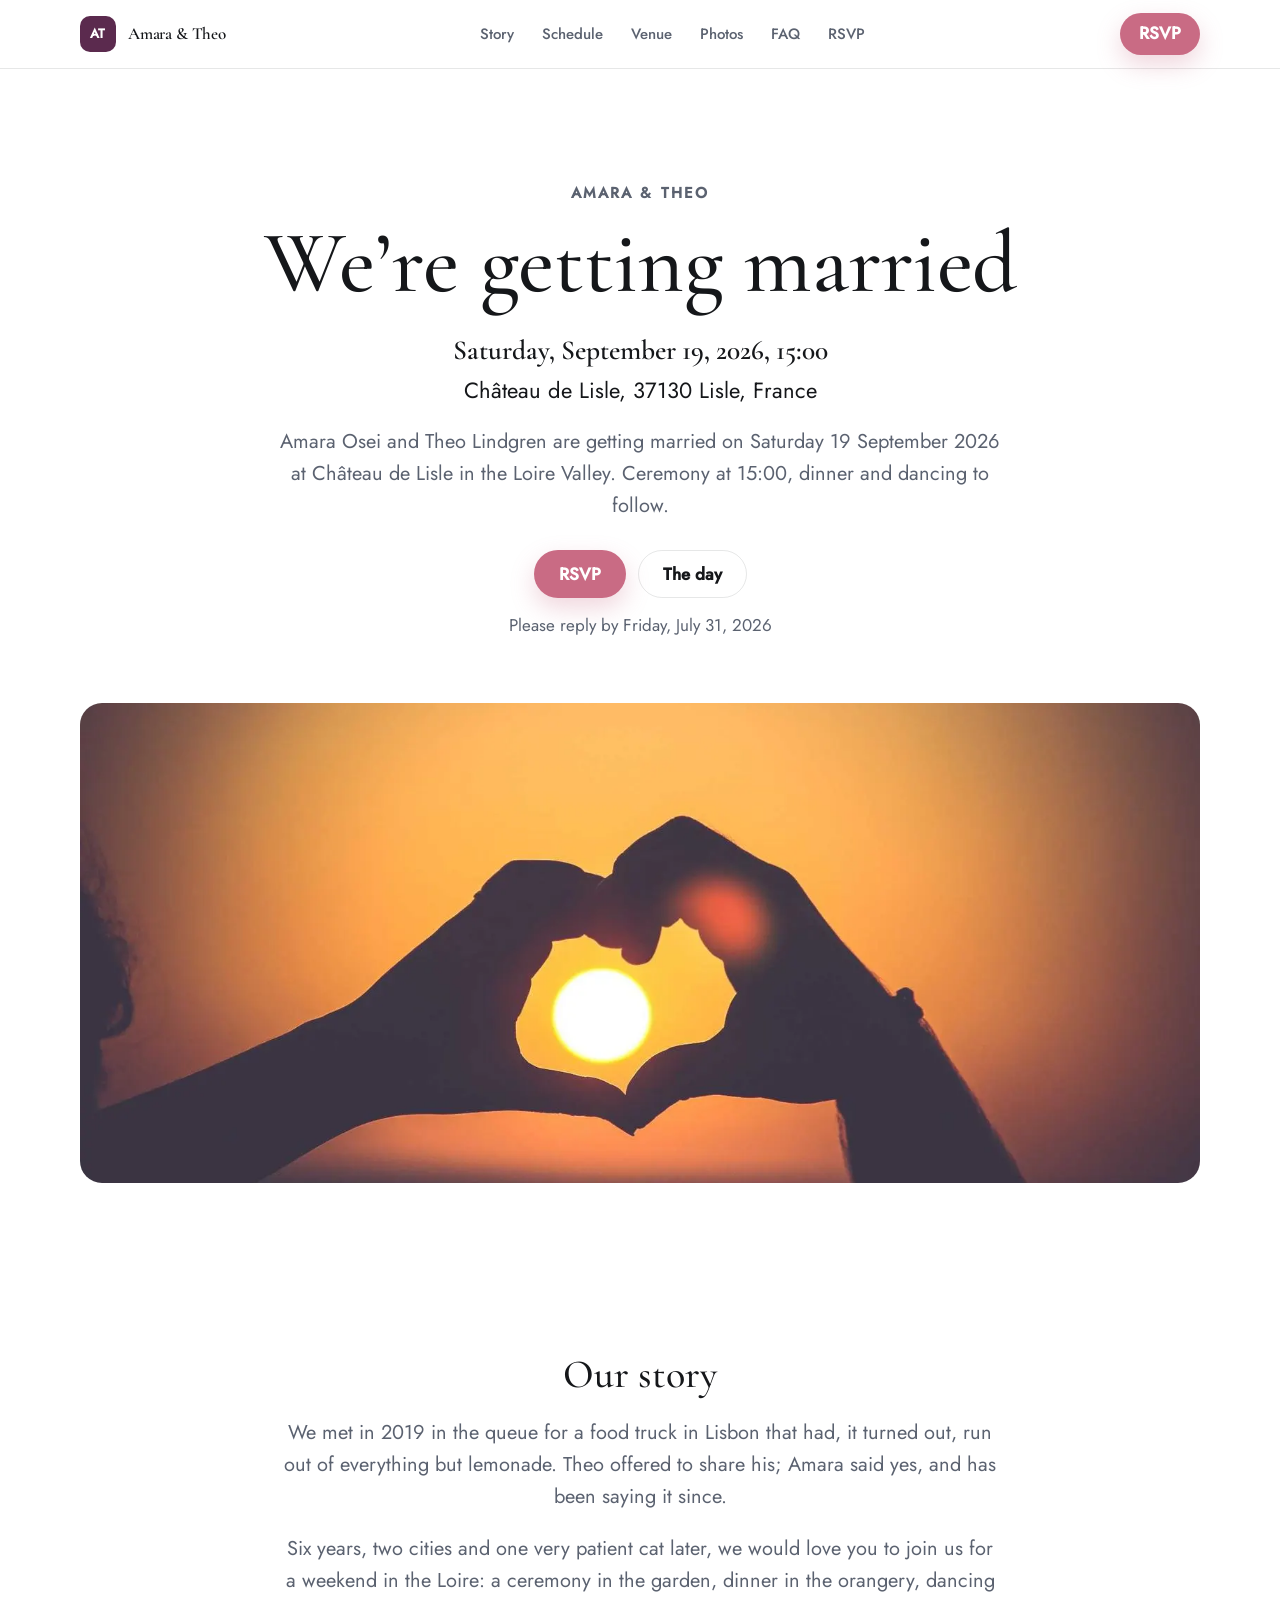
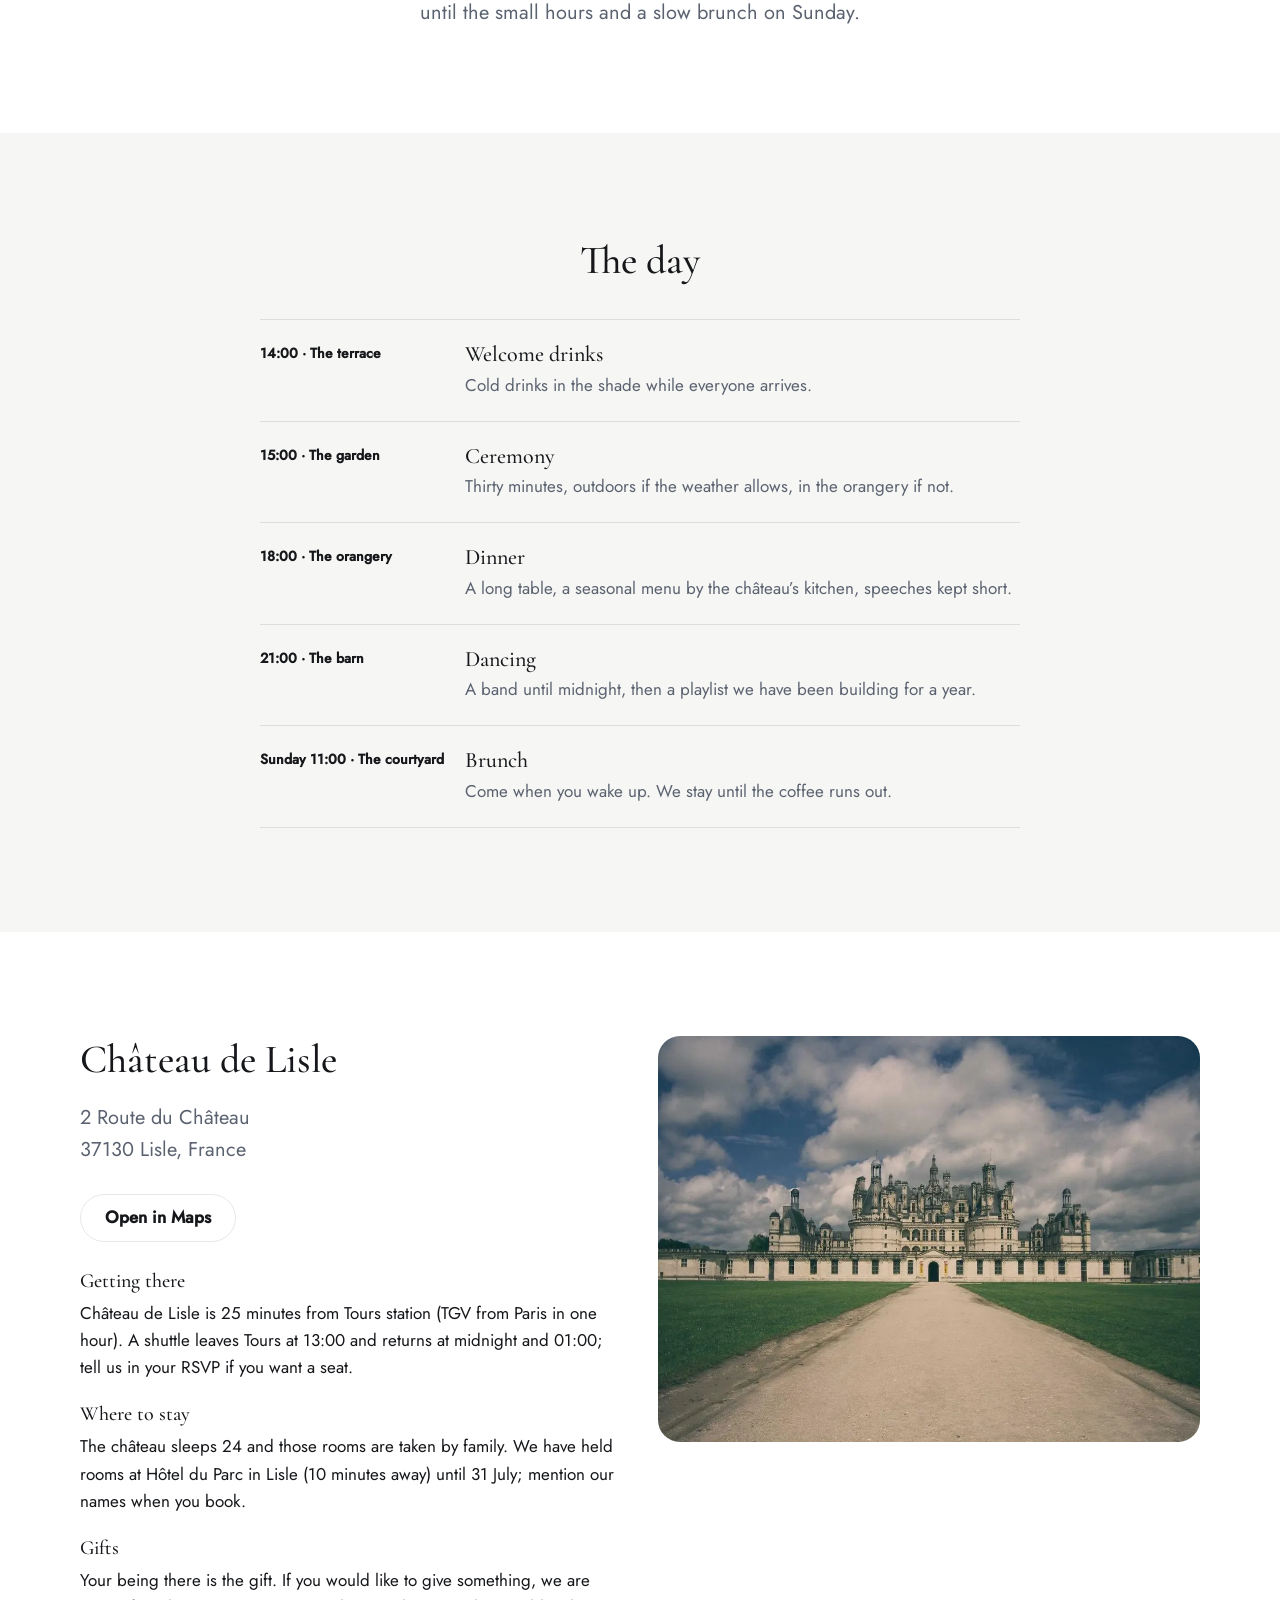
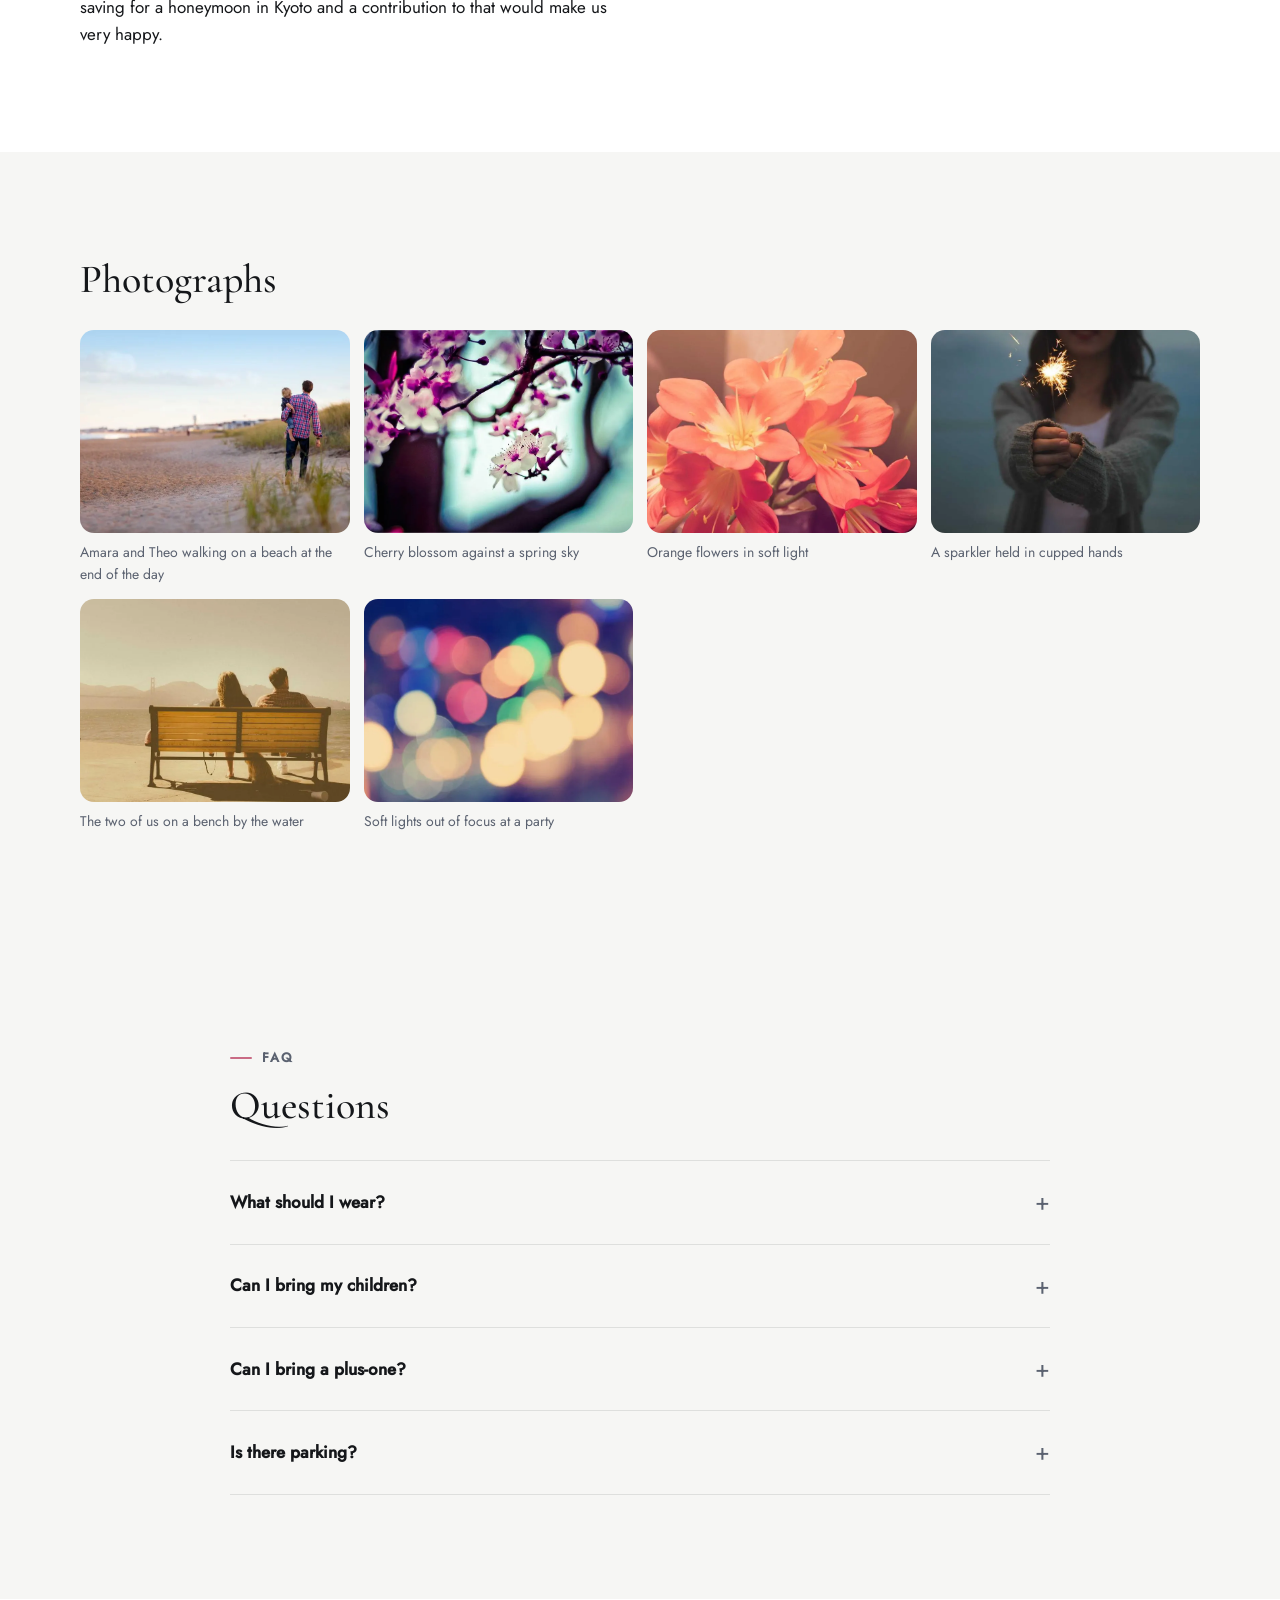
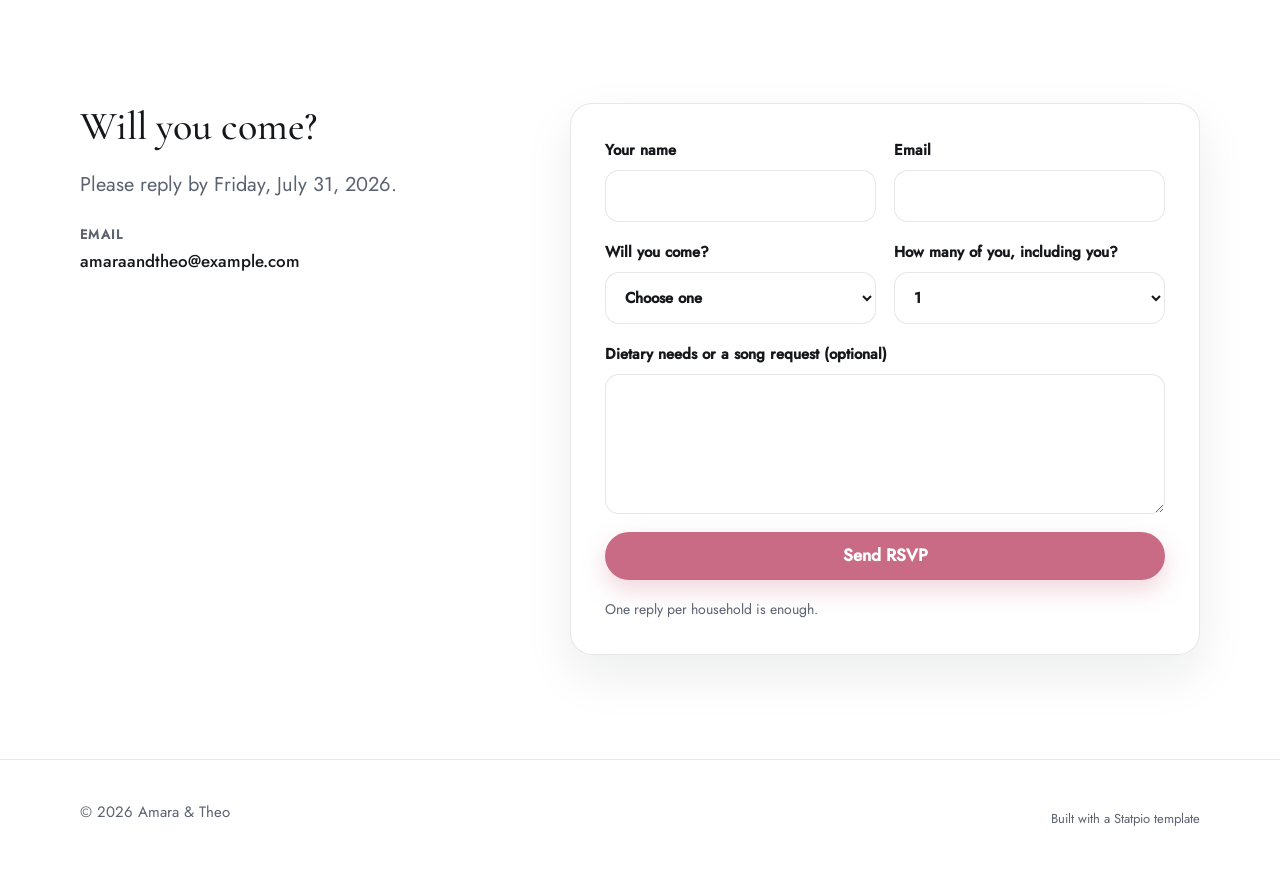
<file: index.html>
<!doctype html>
<html lang="en">
<head>
<meta charset="utf-8">
<meta name="viewport" content="width=device-width, initial-scale=1">
<title>Amara &amp; Theo, 19 September 2026, Château de Lisle</title>
<meta name="description" content="Amara Osei and Theo Lindgren are getting married on Saturday 19 September 2026 at Château de Lisle in the Loire Valley. Ceremony at 15:00, dinner and dancing to follow.">
<meta property="og:type" content="website">
<meta property="og:site_name" content="Amara &amp; Theo">
<meta property="og:title" content="Amara &amp; Theo, 19 September 2026, Château de Lisle">
<meta property="og:description" content="Amara Osei and Theo Lindgren are getting married on Saturday 19 September 2026 at Château de Lisle in the Loire Valley. Ceremony at 15:00, dinner and dancing to follow.">
<meta name="twitter:card" content="summary">
<meta name="theme-color" content="#5b2a4e">
<link rel="preload" href="fonts/cormorant-garamond-500-latin.woff2" as="font" type="font/woff2" crossorigin>
<link rel="preload" href="fonts/jost-400-latin.woff2" as="font" type="font/woff2" crossorigin>
<link rel="icon" href="favicon.svg" type="image/svg+xml">
<link rel="manifest" href="site.webmanifest">
<link rel="stylesheet" href="styles.css">
<script type="application/ld+json">{"@context":"https://schema.org","@graph":[{"@type":"Event","name":"Amara & Theo: We’re getting married","description":"Amara Osei and Theo Lindgren are getting married on Saturday 19 September 2026 at Château de Lisle in the Loire Valley. Ceremony at 15:00, dinner and dancing to follow.","startDate":"2026-09-19T15:00:00","endDate":"2026-09-20","eventAttendanceMode":"https://schema.org/OfflineEventAttendanceMode","eventStatus":"https://schema.org/EventScheduled","location":{"@type":"Place","name":"Château de Lisle","address":"2 Route du Château, 37130 Lisle, France","hasMap":"https://maps.google.com/?q=Chateau+de+Lisle+Loire"},"organizer":{"@type":"Person","name":"Amara & Theo","email":"amaraandtheo@example.com"},"subEvent":[{"@type":"Event","name":"Welcome drinks","description":"Cold drinks in the shade while everyone arrives.","startDate":"2026-09-19T14:00:00"},{"@type":"Event","name":"Ceremony","description":"Thirty minutes, outdoors if the weather allows, in the orangery if not.","startDate":"2026-09-19T15:00:00"},{"@type":"Event","name":"Dinner","description":"A long table, a seasonal menu by the château’s kitchen, speeches kept short.","startDate":"2026-09-19T18:00:00"},{"@type":"Event","name":"Dancing","description":"A band until midnight, then a playlist we have been building for a year.","startDate":"2026-09-19T21:00:00"},{"@type":"Event","name":"Brunch","description":"Come when you wake up. We stay until the coffee runs out.","startDate":"2026-09-20T11:00:00"}]},{"@type":"FAQPage","mainEntity":[{"@type":"Question","name":"What should I wear?","acceptedAnswer":{"@type":"Answer","text":"Garden formal: suits and summer dresses, and shoes you can stand on grass in. September evenings in the Loire are cool, so bring a layer."}},{"@type":"Question","name":"Can I bring my children?","acceptedAnswer":{"@type":"Answer","text":"We love your children and we are keeping the day for grown-ups, with one exception for babies under one. Hôtel du Parc can recommend sitters."}},{"@type":"Question","name":"Can I bring a plus-one?","acceptedAnswer":{"@type":"Answer","text":"If your invitation names a guest, yes. If it does not, we are sorry: the orangery has exactly as many chairs as we have friends."}},{"@type":"Question","name":"Is there parking?","acceptedAnswer":{"@type":"Answer","text":"Yes, free, in the field by the gate. The shuttle from Tours is easier if you plan to dance."}}]}]}</script>
</head>
<body id="top">
<a class="skip" href="#main">Skip to content</a>
<header class="top"><div class="wrap">
<a class="brand" href="#top" aria-label="Amara &amp; Theo, home"><span class="mark" aria-hidden="true">AT</span><span>Amara &amp; Theo</span></a>
<nav aria-label="Sections"><a href="#story">Story</a><a href="#schedule">Schedule</a><a href="#venue">Venue</a><a href="#photos">Photos</a><a href="#faq">FAQ</a><a href="#contact">RSVP</a></nav>
<a class="btn btn-primary cta" href="#contact">RSVP</a>
</div></header>
<main id="main">
<section class="hero" aria-labelledby="hero-title"><div class="wrap inner"><p class="names">Amara &amp; Theo</p><h1 id="hero-title">We’re getting married</h1><p class="when"><strong>Saturday, September 19, 2026, 15:00</strong>Château de Lisle, 37130 Lisle, France</p><p class="lead">Amara Osei and Theo Lindgren are getting married on Saturday 19 September 2026 at Château de Lisle in the Loire Valley. Ceremony at 15:00, dinner and dancing to follow.</p><div class="btn-row"><a class="btn btn-primary" href="#contact">RSVP</a><a class="btn btn-ghost" href="#schedule">The day</a></div><p class="rsvp-note">Please reply by Friday, July 31, 2026</p><div class="media"><img src="images/hero.webp" alt="Two hands making a heart shape against the sunset" width="1600" height="1067" fetchpriority="high"></div></div></section>
<section id="story" class="story" aria-labelledby="story-title"><div class="wrap"><h2 id="story-title">Our story</h2><p class="lead">We met in 2019 in the queue for a food truck in Lisbon that had, it turned out, run out of everything but lemonade. Theo offered to share his; Amara said yes, and has been saying it since.</p>
<p class="lead">Six years, two cities and one very patient cat later, we would love you to join us for a weekend in the Loire: a ceremony in the garden, dinner in the orangery, dancing until the small hours and a slow brunch on Sunday.</p></div></section>
<section id="schedule" class="soft" aria-labelledby="schedule-title"><div class="wrap" style="text-align:center"><h2 id="schedule-title">The day</h2><ol class="schedule" style="text-align:left"><li><p class="meta">14:00 · The terrace</p><div><h3>Welcome drinks</h3><p>Cold drinks in the shade while everyone arrives.</p></div></li><li><p class="meta">15:00 · The garden</p><div><h3>Ceremony</h3><p>Thirty minutes, outdoors if the weather allows, in the orangery if not.</p></div></li><li><p class="meta">18:00 · The orangery</p><div><h3>Dinner</h3><p>A long table, a seasonal menu by the château’s kitchen, speeches kept short.</p></div></li><li><p class="meta">21:00 · The barn</p><div><h3>Dancing</h3><p>A band until midnight, then a playlist we have been building for a year.</p></div></li><li><p class="meta">Sunday 11:00 · The courtyard</p><div><h3>Brunch</h3><p>Come when you wake up. We stay until the coffee runs out.</p></div></li></ol></div></section>
<section id="venue" aria-labelledby="venue-title"><div class="wrap venue-grid"><div><h2 id="venue-title">Château de Lisle</h2><address class="lead">2 Route du Château<br>37130 Lisle, France</address><div class="btn-row"><a class="btn btn-ghost" href="https://maps.google.com/?q=Chateau+de+Lisle+Loire" rel="noopener" target="_blank">Open in Maps</a></div><div class="notes"><div><h3>Getting there</h3><p>Château de Lisle is 25 minutes from Tours station (TGV from Paris in one hour). A shuttle leaves Tours at 13:00 and returns at midnight and 01:00; tell us in your RSVP if you want a seat.</p></div><div><h3>Where to stay</h3><p>The château sleeps 24 and those rooms are taken by family. We have held rooms at Hôtel du Parc in Lisle (10 minutes away) until 31 July; mention our names when you book.</p></div><div><h3>Gifts</h3><p>Your being there is the gift. If you would like to give something, we are saving for a honeymoon in Kyoto and a contribution to that would make us very happy.</p></div></div></div><div><img src="images/venue.webp" alt="The château and its gardens from the long drive" width="1200" height="800" loading="lazy" decoding="async"></div></div></section>
<section id="photos" class="photos soft" aria-labelledby="photos-title"><div class="wrap"><h2 id="photos-title">Photographs</h2><div style="margin-top:28px"><div class="gallery"><figure><img src="images/moment-1.webp" alt="Amara and Theo walking on a beach at the end of the day" width="900" height="600" loading="lazy" decoding="async"><figcaption>Amara and Theo walking on a beach at the end of the day</figcaption></figure><figure><img src="images/moment-2.webp" alt="Cherry blossom against a spring sky" width="900" height="598" loading="lazy" decoding="async"><figcaption>Cherry blossom against a spring sky</figcaption></figure><figure><img src="images/moment-3.webp" alt="Orange flowers in soft light" width="900" height="598" loading="lazy" decoding="async"><figcaption>Orange flowers in soft light</figcaption></figure><figure><img src="images/moment-4.webp" alt="A sparkler held in cupped hands" width="900" height="600" loading="lazy" decoding="async"><figcaption>A sparkler held in cupped hands</figcaption></figure><figure><img src="images/moment-5.webp" alt="The two of us on a bench by the water" width="900" height="596" loading="lazy" decoding="async"><figcaption>The two of us on a bench by the water</figcaption></figure><figure><img src="images/moment-6.webp" alt="Soft lights out of focus at a party" width="900" height="600" loading="lazy" decoding="async"><figcaption>Soft lights out of focus at a party</figcaption></figure></div></div></div></section>
<section id="faq" class="soft" aria-labelledby="faq-title"><div class="wrap" style="max-width:820px">
<p class="eyebrow">FAQ</p><h2 id="faq-title">Questions</h2>
<div class="faq" style="margin-top:32px"><details><summary>What should I wear?</summary><p>Garden formal: suits and summer dresses, and shoes you can stand on grass in. September evenings in the Loire are cool, so bring a layer.</p></details><details><summary>Can I bring my children?</summary><p>We love your children and we are keeping the day for grown-ups, with one exception for babies under one. Hôtel du Parc can recommend sitters.</p></details><details><summary>Can I bring a plus-one?</summary><p>If your invitation names a guest, yes. If it does not, we are sorry: the orangery has exactly as many chairs as we have friends.</p></details><details><summary>Is there parking?</summary><p>Yes, free, in the field by the gate. The shuttle from Tours is easier if you plan to dance.</p></details></div>
</div></section>
<section id="contact" aria-labelledby="contact-title"><div class="wrap contact-grid">
<div><h2 id="contact-title">Will you come?</h2><p class="lead">Please reply by Friday, July 31, 2026.</p><ul class="contact-list"><li><span>Email</span><a href="mailto:amaraandtheo@example.com">amaraandtheo@example.com</a></li></ul></div>
<div><form class="lead-form" method="POST" aria-label="Will you come?">
<div class="row"><label>Your name<input type="text" name="name" required autocomplete="name"></label><label>Email<input type="email" name="email" required autocomplete="email"></label></div><div class="row"><label>Will you come?<select name="attending" required><option value="">Choose one</option><option>Yes, with pleasure</option><option>Sadly not</option></select></label><label>How many of you, including you?<select name="guests"><option>1</option><option>2</option><option>3</option><option>4</option><option>5 or more</option></select></label></div><label>Dietary needs or a song request (optional)<textarea name="notes"></textarea></label>
<button class="btn btn-primary" type="submit">Send RSVP</button>
<p class="form-note">One reply per household is enough.</p>
</form></div>
</div></section>
</main>
<footer class="footer"><div class="wrap">
<p>© 2026 Amara &amp; Theo</p>
<p class="credit"><a href="https://statpio.com/templates" rel="noopener">Built with a Statpio template</a></p>
</div></footer>
</body>
</html>
</file>
<file: styles.css>
@font-face{font-family:"Cormorant Garamond";font-style:italic;font-weight:500;font-display:swap;src:url("fonts/cormorant-garamond-500-italic-latin-ext.woff2") format("woff2");unicode-range:U+0100-02BA, U+02BD-02C5, U+02C7-02CC, U+02CE-02D7, U+02DD-02FF, U+0304, U+0308, U+0329, U+1D00-1DBF, U+1E00-1E9F, U+1EF2-1EFF, U+2020, U+20A0-20AB, U+20AD-20C4, U+2113, U+2C60-2C7F, U+A720-A7FF}
@font-face{font-family:"Cormorant Garamond";font-style:italic;font-weight:500;font-display:swap;src:url("fonts/cormorant-garamond-500-italic-latin.woff2") format("woff2");unicode-range:U+0000-00FF, U+0131, U+0152-0153, U+02BB-02BC, U+02C6, U+02DA, U+02DC, U+0304, U+0308, U+0329, U+2000-206F, U+20AC, U+2122, U+2191, U+2193, U+2212, U+2215, U+FEFF, U+FFFD}
@font-face{font-family:"Cormorant Garamond";font-style:italic;font-weight:600;font-display:swap;src:url("fonts/cormorant-garamond-600-italic-latin-ext.woff2") format("woff2");unicode-range:U+0100-02BA, U+02BD-02C5, U+02C7-02CC, U+02CE-02D7, U+02DD-02FF, U+0304, U+0308, U+0329, U+1D00-1DBF, U+1E00-1E9F, U+1EF2-1EFF, U+2020, U+20A0-20AB, U+20AD-20C4, U+2113, U+2C60-2C7F, U+A720-A7FF}
@font-face{font-family:"Cormorant Garamond";font-style:italic;font-weight:600;font-display:swap;src:url("fonts/cormorant-garamond-600-italic-latin.woff2") format("woff2");unicode-range:U+0000-00FF, U+0131, U+0152-0153, U+02BB-02BC, U+02C6, U+02DA, U+02DC, U+0304, U+0308, U+0329, U+2000-206F, U+20AC, U+2122, U+2191, U+2193, U+2212, U+2215, U+FEFF, U+FFFD}
@font-face{font-family:"Cormorant Garamond";font-style:normal;font-weight:500;font-display:swap;src:url("fonts/cormorant-garamond-500-latin-ext.woff2") format("woff2");unicode-range:U+0100-02BA, U+02BD-02C5, U+02C7-02CC, U+02CE-02D7, U+02DD-02FF, U+0304, U+0308, U+0329, U+1D00-1DBF, U+1E00-1E9F, U+1EF2-1EFF, U+2020, U+20A0-20AB, U+20AD-20C4, U+2113, U+2C60-2C7F, U+A720-A7FF}
@font-face{font-family:"Cormorant Garamond";font-style:normal;font-weight:500;font-display:swap;src:url("fonts/cormorant-garamond-500-latin.woff2") format("woff2");unicode-range:U+0000-00FF, U+0131, U+0152-0153, U+02BB-02BC, U+02C6, U+02DA, U+02DC, U+0304, U+0308, U+0329, U+2000-206F, U+20AC, U+2122, U+2191, U+2193, U+2212, U+2215, U+FEFF, U+FFFD}
@font-face{font-family:"Cormorant Garamond";font-style:normal;font-weight:600;font-display:swap;src:url("fonts/cormorant-garamond-600-latin-ext.woff2") format("woff2");unicode-range:U+0100-02BA, U+02BD-02C5, U+02C7-02CC, U+02CE-02D7, U+02DD-02FF, U+0304, U+0308, U+0329, U+1D00-1DBF, U+1E00-1E9F, U+1EF2-1EFF, U+2020, U+20A0-20AB, U+20AD-20C4, U+2113, U+2C60-2C7F, U+A720-A7FF}
@font-face{font-family:"Cormorant Garamond";font-style:normal;font-weight:600;font-display:swap;src:url("fonts/cormorant-garamond-600-latin.woff2") format("woff2");unicode-range:U+0000-00FF, U+0131, U+0152-0153, U+02BB-02BC, U+02C6, U+02DA, U+02DC, U+0304, U+0308, U+0329, U+2000-206F, U+20AC, U+2122, U+2191, U+2193, U+2212, U+2215, U+FEFF, U+FFFD}
@font-face{font-family:"Jost";font-style:normal;font-weight:400;font-display:swap;src:url("fonts/jost-400-latin-ext.woff2") format("woff2");unicode-range:U+0100-02BA, U+02BD-02C5, U+02C7-02CC, U+02CE-02D7, U+02DD-02FF, U+0304, U+0308, U+0329, U+1D00-1DBF, U+1E00-1E9F, U+1EF2-1EFF, U+2020, U+20A0-20AB, U+20AD-20C4, U+2113, U+2C60-2C7F, U+A720-A7FF}
@font-face{font-family:"Jost";font-style:normal;font-weight:400;font-display:swap;src:url("fonts/jost-400-latin.woff2") format("woff2");unicode-range:U+0000-00FF, U+0131, U+0152-0153, U+02BB-02BC, U+02C6, U+02DA, U+02DC, U+0304, U+0308, U+0329, U+2000-206F, U+20AC, U+2122, U+2191, U+2193, U+2212, U+2215, U+FEFF, U+FFFD}
@font-face{font-family:"Jost";font-style:normal;font-weight:500;font-display:swap;src:url("fonts/jost-500-latin-ext.woff2") format("woff2");unicode-range:U+0100-02BA, U+02BD-02C5, U+02C7-02CC, U+02CE-02D7, U+02DD-02FF, U+0304, U+0308, U+0329, U+1D00-1DBF, U+1E00-1E9F, U+1EF2-1EFF, U+2020, U+20A0-20AB, U+20AD-20C4, U+2113, U+2C60-2C7F, U+A720-A7FF}
@font-face{font-family:"Jost";font-style:normal;font-weight:500;font-display:swap;src:url("fonts/jost-500-latin.woff2") format("woff2");unicode-range:U+0000-00FF, U+0131, U+0152-0153, U+02BB-02BC, U+02C6, U+02DA, U+02DC, U+0304, U+0308, U+0329, U+2000-206F, U+20AC, U+2122, U+2191, U+2193, U+2212, U+2215, U+FEFF, U+FFFD}
:root{--display:"Cormorant Garamond",var(--serif);--text:"Jost",var(--sans);--primary:#5b2a4e;--primary-rgb:91 42 78;--on-primary:#ffffff;--accent:#c96b84;--accent-rgb:201 107 132;--on-accent:#ffffff;
--bg:#ffffff;--bg-soft:#f6f6f4;--card:#ffffff;--ink:#15171a;--muted:#5b6270;--line:rgba(17,23,26,.1);--shadow:0 20px 50px rgba(17,23,26,.08);
--radius:18px;--radius-sm:12px;--wrap:1120px;--sans:ui-sans-serif,system-ui,-apple-system,"Segoe UI",Roboto,"Helvetica Neue",Arial,sans-serif;--serif:ui-serif,Georgia,"Iowan Old Style","Palatino Linotype","Book Antiqua",Palatino,"Times New Roman",serif;--mono:ui-monospace,SFMono-Regular,Menlo,Consolas,monospace;color-scheme:light}
*,*::before,*::after{box-sizing:border-box}
html{scroll-behavior:smooth;-webkit-text-size-adjust:100%}
@media(prefers-reduced-motion:reduce){html{scroll-behavior:auto}*{transition:none!important;animation:none!important}}
body{margin:0;font-family:var(--text);font-size:1.0625rem;line-height:1.6;color:var(--ink);background:var(--bg);-webkit-font-smoothing:antialiased}
img,svg{max-width:100%;height:auto;display:block}
a{color:inherit}
h1,h2,h3,h4{margin:0;font-family:var(--display);line-height:1.15;letter-spacing:-.015em;text-wrap:balance;overflow-wrap:break-word}
p{margin:0 0 1em}p:last-child{margin-bottom:0}
.skip{position:absolute;left:-999px;top:8px;background:var(--ink);color:var(--bg);padding:10px 14px;border-radius:8px;z-index:100}
.skip:focus{left:8px}
:focus-visible{outline:3px solid var(--accent);outline-offset:3px;border-radius:4px}
.wrap{width:min(var(--wrap),100% - 40px);margin-inline:auto}
section{padding:clamp(56px,9vw,104px) 0}
section.soft{background:var(--bg-soft)}
.eyebrow{display:inline-flex;align-items:center;gap:10px;font-size:.8125rem;font-weight:600;letter-spacing:.14em;text-transform:uppercase;color:var(--muted);margin:0 0 14px}
.eyebrow::before{content:"";width:22px;height:2px;background:var(--accent);border-radius:2px}
h2{font-size:clamp(1.75rem,3.6vw,2.5rem);margin-bottom:.5em}
h3{font-size:1.1875rem;margin-bottom:.35em}
.lead{font-size:clamp(1.0625rem,1.6vw,1.25rem);color:var(--muted);max-width:60ch}
.grid{display:grid;gap:22px}
.grid-2{grid-template-columns:repeat(auto-fit,minmax(min(100%,300px),1fr))}
.grid-3{grid-template-columns:repeat(auto-fit,minmax(min(100%,320px),1fr))}
.card{background:var(--card);border:1px solid var(--line);border-radius:var(--radius);padding:24px;box-shadow:0 1px 0 var(--line)}
.card img{border-radius:var(--radius-sm);width:100%;aspect-ratio:4/3;object-fit:cover;margin-bottom:16px}
.card p{color:var(--muted)}
.card-link{text-decoration:none;color:inherit;display:block}
.card-link:hover{border-color:var(--ink)}
.meta{display:block;font-size:.875rem;color:var(--muted);margin-top:4px}
.btn{display:inline-flex;align-items:center;justify-content:center;gap:10px;min-height:48px;padding:0 24px;border-radius:999px;border:1px solid transparent;font:inherit;font-weight:600;text-decoration:none;cursor:pointer;transition:transform .15s ease,box-shadow .15s ease,background .15s ease}
.btn:hover{transform:translateY(-1px)}
.btn-primary{background:var(--accent);color:var(--on-accent);box-shadow:0 10px 24px rgb(var(--accent-rgb)/.28)}
.btn-ghost{background:transparent;color:var(--ink);border-color:var(--line)}
.btn-ghost:hover{border-color:var(--ink)}
.btn-row{display:flex;flex-wrap:wrap;gap:12px;margin-top:28px}
.top{position:sticky;top:0;z-index:20;background:rgb(255 255 255/.86);backdrop-filter:saturate(1.4) blur(10px);border-bottom:1px solid var(--line)}
.top .wrap{display:flex;align-items:center;justify-content:space-between;gap:20px;min-height:68px}
.brand{display:inline-flex;align-items:center;gap:12px;font-weight:700;text-decoration:none;letter-spacing:-.01em;white-space:nowrap}
.brand span:last-child{font-family:var(--display)}
.brand .mark{width:36px;height:36px;border-radius:10px;background:var(--primary);color:var(--on-primary);display:grid;place-items:center;font-size:.8125rem;font-weight:800;letter-spacing:.02em}
.brand{flex-shrink:0}
.top nav{display:flex;flex:1 1 0;min-width:0;gap:4px;overflow-x:auto;scrollbar-width:none;-webkit-overflow-scrolling:touch;mask-image:linear-gradient(90deg,transparent,#000 18px,#000 calc(100% - 18px),transparent)}
.top nav::-webkit-scrollbar{display:none}
.top nav a{padding:10px 12px;border-radius:999px;text-decoration:none;font-size:.9375rem;font-weight:500;color:var(--muted);white-space:nowrap}
.top nav a:hover{color:var(--ink);background:var(--bg-soft)}
.top .cta{display:none}
@media(min-width:900px){.top .cta{display:inline-flex;min-height:42px;padding:0 18px}.top nav{mask-image:none;flex:0 1 auto;justify-content:flex-end}}
.stats{display:grid;grid-template-columns:repeat(auto-fit,minmax(140px,1fr));gap:18px;margin-top:36px}
.stats div{border-top:2px solid var(--accent);padding-top:14px}
.stats strong{display:block;font-size:clamp(1.75rem,3vw,2.25rem);letter-spacing:-.02em;line-height:1}
.stats span{display:block;color:var(--muted);font-size:.9375rem;margin-top:6px}
.tags{display:flex;flex-wrap:wrap;gap:10px;margin:0;padding:0;list-style:none}
.tags li{padding:8px 14px;border-radius:999px;background:var(--bg-soft);border:1px solid var(--line);font-size:.9375rem}
.quote{background:var(--card);border:1px solid var(--line);border-radius:var(--radius);padding:28px;margin:0;display:flex;flex-direction:column;gap:18px}
.quote p{font-size:1.0625rem;line-height:1.55}
.quote p::before{content:"\201C";color:var(--accent);font-size:2.5rem;line-height:0;vertical-align:-.45em;margin-right:4px;font-family:var(--display)}
.quote footer{font-size:.9375rem;color:var(--muted)}
.quote footer strong{color:var(--ink);display:block}
.faq details{border-top:1px solid var(--line);padding:6px 0}
.faq details:last-child{border-bottom:1px solid var(--line)}
.faq summary{cursor:pointer;list-style:none;display:flex;justify-content:space-between;align-items:center;gap:20px;padding:16px 0;font-weight:600;font-size:1.0625rem}
.faq summary::-webkit-details-marker{display:none}
.faq summary::after{content:"+";font-size:1.5rem;font-weight:400;color:var(--muted);transition:transform .2s}
.faq details[open] summary::after{transform:rotate(45deg)}
.faq details p{color:var(--muted);padding-bottom:16px}
.facts{display:grid;grid-template-columns:repeat(auto-fit,minmax(min(100%,220px),1fr));gap:18px;margin:0}
.facts div{background:var(--card);border:1px solid var(--line);border-radius:var(--radius-sm);padding:18px 20px}
.facts dt{font-size:.8125rem;text-transform:uppercase;letter-spacing:.1em;color:var(--muted);font-weight:600;margin-bottom:6px}
.facts dd{margin:0;font-weight:500}
.facts dd a{color:inherit;text-decoration:none}.facts dd a:hover{text-decoration:underline}
.hours{list-style:none;margin:0;padding:0}
.hours li{display:flex;justify-content:space-between;gap:16px;padding:10px 0;border-bottom:1px solid var(--line)}
.hours li:last-child{border-bottom:0}
address{font-style:normal}
.contact-grid{display:grid;gap:40px;align-items:start}
@media(min-width:900px){.contact-grid{grid-template-columns:minmax(0,5fr) minmax(0,7fr)}}
.contact-list{list-style:none;margin:24px 0 0;padding:0;display:grid;gap:14px}
.contact-list a{color:var(--ink);text-decoration:none;font-weight:500}.contact-list a:hover{text-decoration:underline}
.contact-list span{display:block;font-size:.8125rem;text-transform:uppercase;letter-spacing:.1em;color:var(--muted);font-weight:600;margin-bottom:2px}
form.lead-form{background:var(--card);border:1px solid var(--line);border-radius:var(--radius);padding:clamp(22px,4vw,34px);display:grid;gap:18px;box-shadow:var(--shadow)}
form.lead-form .row{display:grid;gap:18px}
@media(min-width:640px){form.lead-form .row{grid-template-columns:1fr 1fr}}
label{display:grid;gap:8px;font-weight:600;font-size:.9375rem}
input,textarea,select{font:inherit;color:var(--ink);background:var(--bg);padding:13px 15px;border:1px solid var(--line);border-radius:var(--radius-sm);width:100%;min-height:50px}
input:focus,textarea:focus,select:focus{outline:2px solid var(--primary);outline-offset:1px;border-color:transparent}
textarea{min-height:140px;resize:vertical}
.form-note{font-size:.875rem;color:var(--muted);margin:0}
.footer{padding:40px 0 32px;border-top:1px solid var(--line);color:var(--muted);font-size:.9375rem}
.footer .wrap{display:flex;flex-wrap:wrap;gap:16px 32px;justify-content:space-between;align-items:center}
.footer ul{list-style:none;margin:0;padding:0;display:flex;flex-wrap:wrap;gap:6px 18px}
.footer a{color:var(--muted);text-decoration:none}.footer a:hover{color:var(--ink);text-decoration:underline}
.footer .credit{font-size:.8125rem}
.gallery{display:grid;gap:14px;grid-template-columns:repeat(auto-fill,minmax(min(100%,240px),1fr))}
.gallery figure{margin:0}
.gallery img{border-radius:var(--radius-sm);width:100%;aspect-ratio:1/1;object-fit:cover}
.gallery figcaption{font-size:.875rem;color:var(--muted);margin-top:8px}
.steps{display:grid;gap:22px;counter-reset:step}
@media(min-width:760px){.steps{grid-template-columns:repeat(3,1fr)}}
.steps div{position:relative;padding:28px 24px 24px;background:var(--card);border:1px solid var(--line);border-radius:var(--radius)}
.steps div::before{counter-increment:step;content:"0" counter(step);display:block;font-family:var(--mono);font-size:.875rem;color:var(--accent);margin-bottom:14px;letter-spacing:.08em}
.steps p{color:var(--muted);margin:0}
.cta-band{background:var(--primary);color:var(--on-primary);border-radius:var(--radius);padding:clamp(28px,5vw,48px);display:flex;flex-wrap:wrap;gap:24px;align-items:center;justify-content:space-between}
.cta-band h2{margin:0;color:inherit}
.cta-band p{margin:6px 0 0;opacity:.85}
.cta-band .btn-primary{box-shadow:none}


:root{--radius:22px;--radius-sm:14px}
h1,h2,h3{font-weight:500;letter-spacing:0}
.hero h1{font-weight:500}
.hero .when strong{font-family:var(--display);font-size:1.35em}
.hero{padding:0;text-align:center}
.hero .inner{padding:clamp(56px,9vw,112px) 0 clamp(36px,6vw,64px)}
.hero .names{font-family:var(--text);font-size:.9375rem;color:var(--muted);margin:0 0 14px;letter-spacing:.14em;text-transform:uppercase;font-weight:600}
.hero h1{font-size:clamp(2.75rem,7.5vw,5.5rem);line-height:1}
.hero .when{font-size:clamp(1.125rem,2vw,1.375rem);margin:22px auto 0;max-width:48ch}
.hero .when strong{display:block;font-size:1.25em;color:var(--ink)}
.hero .lead{margin:18px auto 0;text-align:center}
.hero .btn-row{justify-content:center}
.hero .media{margin-top:clamp(36px,6vw,64px)}
.hero .media img{width:100%;aspect-ratio:21/9;object-fit:cover;border-radius:var(--radius)}
.story .wrap{max-width:760px;text-align:center}
.story .lead{margin-inline:auto}
.schedule{list-style:none;margin:36px auto 0;padding:0;max-width:760px}
.schedule li{display:grid;grid-template-columns:minmax(120px,1fr) 3fr;gap:20px;padding:22px 0;border-top:1px solid var(--line)}
.schedule li:last-child{border-bottom:1px solid var(--line)}
.schedule .meta{margin:0;font-weight:600;color:var(--ink)}
.schedule h3{font-size:1.375rem;font-weight:500;margin:0 0 4px}
.schedule p{color:var(--muted);margin:0}
.venue-grid{display:grid;gap:36px;align-items:start}
@media(min-width:900px){.venue-grid{grid-template-columns:6fr 6fr}}
.venue-grid img{border-radius:var(--radius);aspect-ratio:4/3;object-fit:cover;width:100%}
.notes{display:grid;gap:22px;margin-top:28px}
.notes h3{font-weight:500;font-size:1.25rem}
.photos .gallery img{aspect-ratio:4/3}
.rsvp-note{text-align:center;color:var(--muted);margin-top:14px}
</file>
